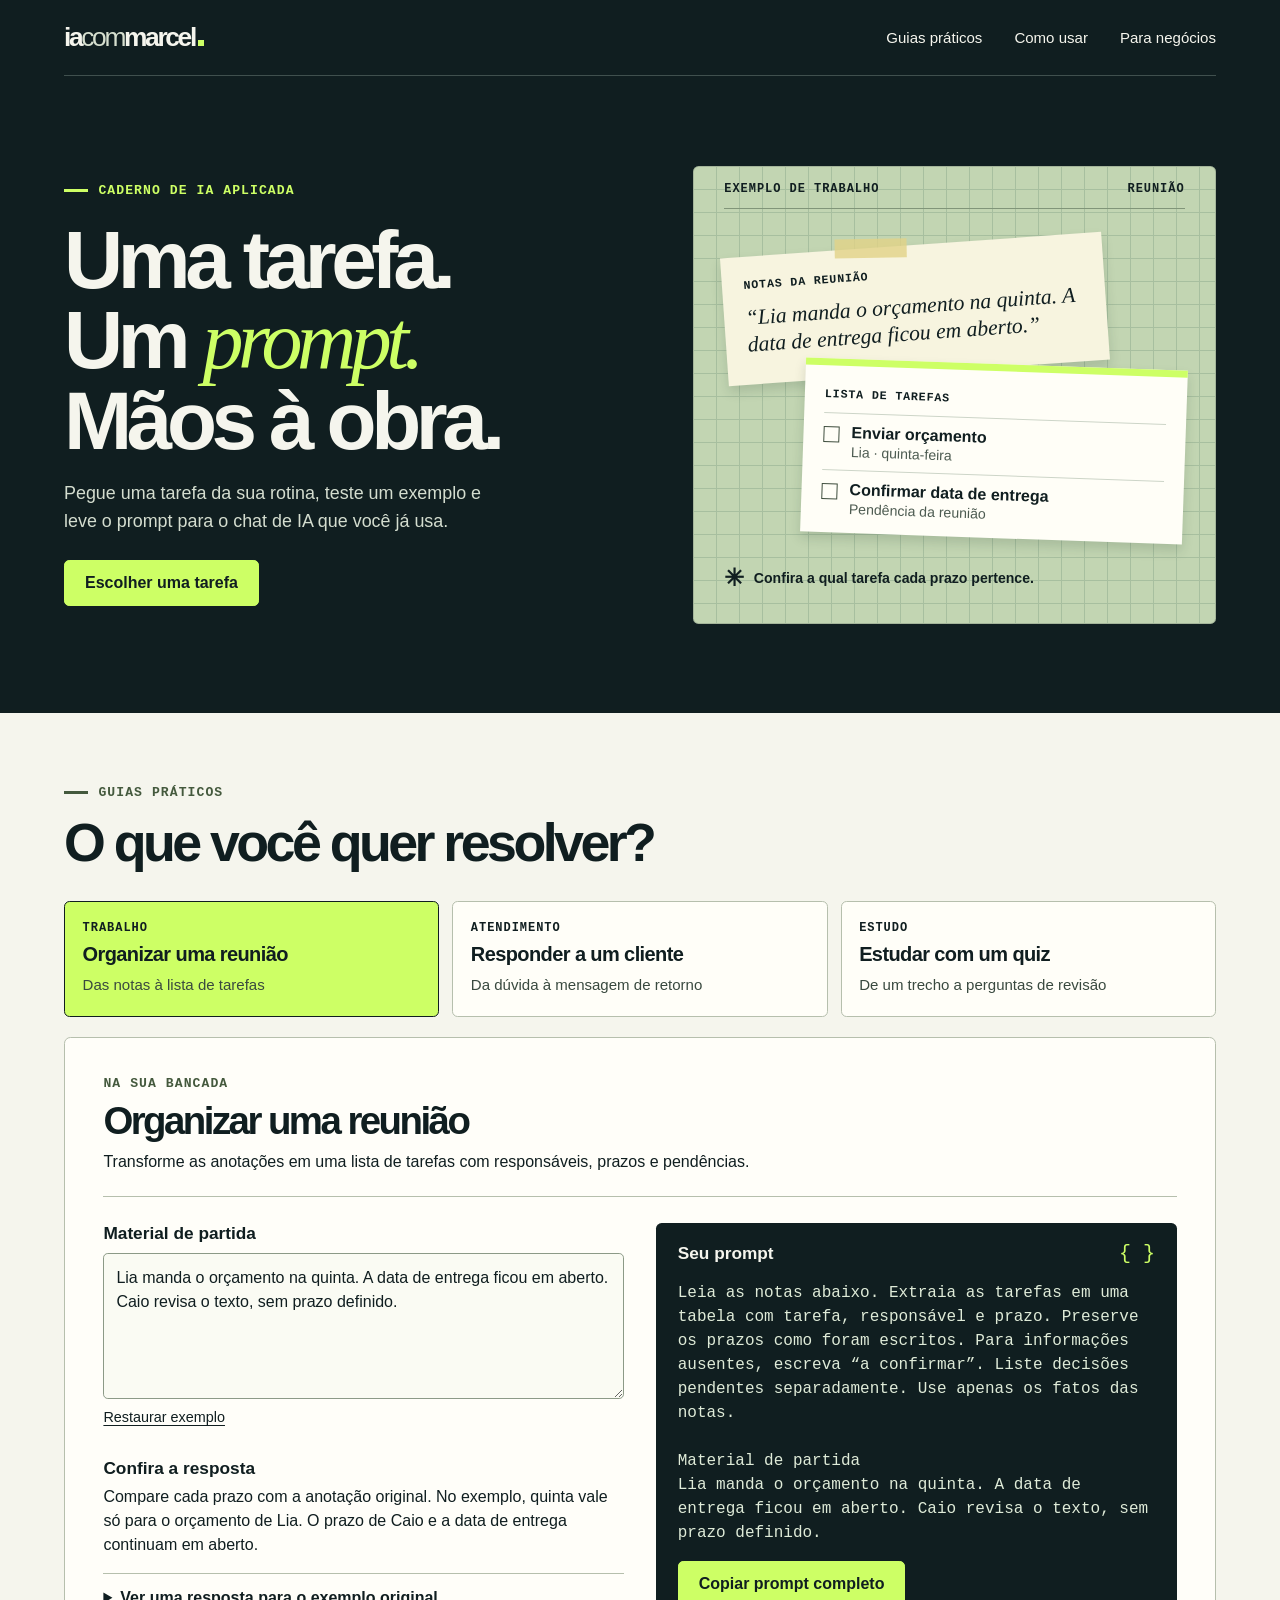
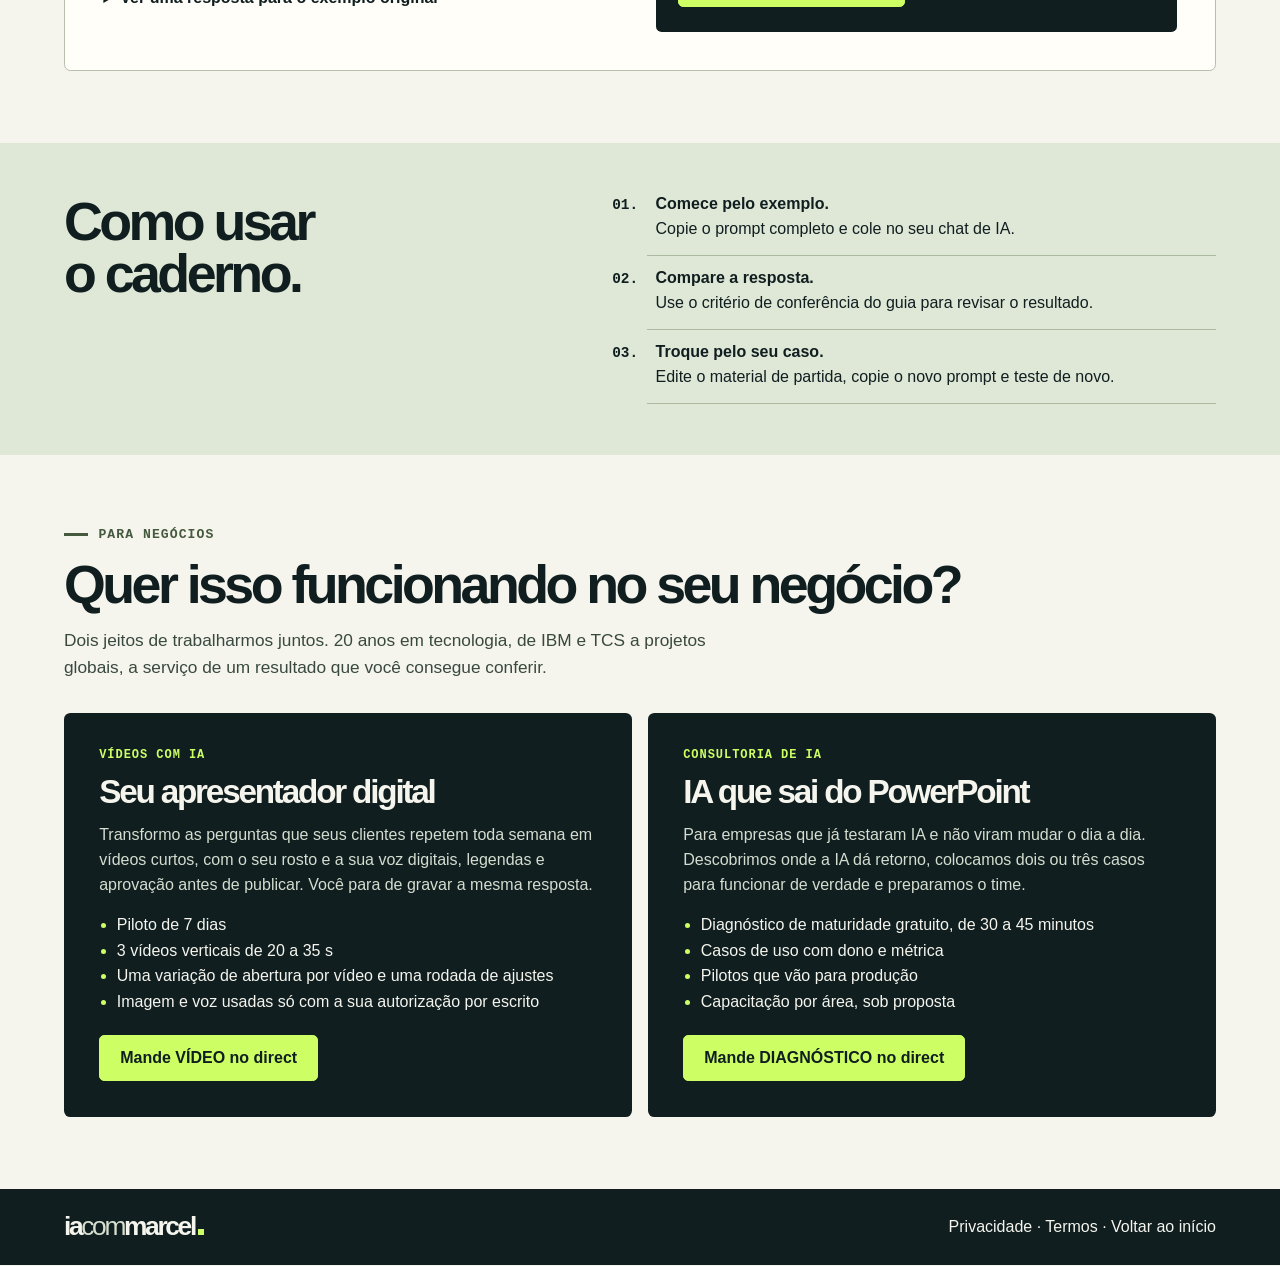
<file: index.html>
<!doctype html>
<html lang="pt-BR">
<head>
  <meta charset="utf-8">
  <meta name="viewport" content="width=device-width,initial-scale=1">
  <meta name="theme-color" content="#101e20">
  <meta name="description" content="Guias práticos de IA para testar agora, vídeos com IA para o seu negócio e consultoria de IA para empresas.">
  <title>iacommarcel · IA na prática</title>
  <link rel="icon" href="data:image/svg+xml,%3Csvg xmlns='http://www.w3.org/2000/svg' viewBox='0 0 80 80'%3E%3Crect width='80' height='80' rx='16' fill='%23101e20'/%3E%3Ctext x='11' y='57' fill='%23cdff65' font-size='51' font-family='Arial' font-weight='bold'%3Eia%3C/text%3E%3C/svg%3E">
  <link rel="stylesheet" href="estilo.css">
  <script src="guias.js" defer></script>
</head>
<body>
  <a class="skip" href="#guias">Pular para os guias</a>
  <header id="inicio"><div class="wrap nav"><a class="brand" href="#inicio">ia<span>com</span>marcel<i aria-hidden="true"></i></a><nav aria-label="Navegação"><a href="#guias">Guias práticos</a><a href="#metodo">Como usar</a><a href="#negocios">Para negócios</a></nav></div></header>
  <main>
    <section class="hero"><div class="wrap hero-grid">
      <div><p class="eyebrow"><b aria-hidden="true"></b> Caderno de IA aplicada</p><h1>Uma tarefa.<br>Um <em>prompt.</em><br>Mãos à obra.</h1>
      <p class="deck">Pegue uma tarefa da sua rotina, teste um exemplo e leve o prompt para o chat de IA que você já usa.</p>
      <a class="action" href="#guias">Escolher uma tarefa</a></div>
      <figure class="board">
        <div class="boardtop"><span>EXEMPLO DE TRABALHO</span><span>REUNIÃO</span></div>
        <div class="paper note"><span class="tag">Notas da reunião</span><p>“Lia manda o orçamento na quinta. A data de entrega ficou em aberto.”</p></div>
        <div class="paper output"><span class="tag">Lista de tarefas</span><div class="task"><span class="box"></span><div><strong>Enviar orçamento</strong><small>Lia · quinta-feira</small></div></div><div class="task"><span class="box"></span><div><strong>Confirmar data de entrega</strong><small>Pendência da reunião</small></div></div></div>
        <figcaption><span aria-hidden="true">✳</span> Confira a qual tarefa cada prazo pertence.</figcaption>
      </figure>
    </div></section>
    <section class="library wrap" id="guias"><p class="eyebrow"><b aria-hidden="true"></b> Guias práticos</p><h2>O que você quer resolver?</h2>
      <div class="choices" aria-label="Escolha uma tarefa">
        <a href="#reuniao" data-guide="reuniao"><small>Trabalho</small><strong>Organizar uma reunião</strong><span>Das notas à lista de tarefas</span></a>
        <a href="#cliente" data-guide="cliente"><small>Atendimento</small><strong>Responder a um cliente</strong><span>Da dúvida à mensagem de retorno</span></a>
        <a href="#estudo" data-guide="estudo"><small>Estudo</small><strong>Estudar com um quiz</strong><span>De um trecho a perguntas de revisão</span></a>
      </div>
      <article id="oficina" aria-labelledby="titulo-guia">
        <div class="work-head"><p class="eyebrow">Na sua bancada</p><h3 id="titulo-guia">Organizar uma reunião</h3><p id="introducao"></p></div>
        <div class="workspace"><div><label for="entrada">Material de partida</label><textarea id="entrada" rows="5"></textarea><button class="reset" id="restaurar" type="button">Restaurar exemplo</button>
        <h4>Confira a resposta</h4><p id="criterio"></p><details><summary>Ver uma resposta para o exemplo original</summary><p id="exemplo"></p></details></div>
        <div class="prompt"><div class="prompt-head"><h4>Seu prompt</h4><span aria-hidden="true">{ }</span></div><pre id="texto-prompt"></pre><button class="action" id="copiar" type="button">Copiar prompt completo</button><span role="status" id="status"></span></div></div>
      </article>
      <noscript>Ative o JavaScript para editar os exemplos. Para experimentar o guia de reunião, cole suas notas em um chat de IA e peça uma tabela de tarefas, responsáveis e prazos. Solicite que marque informações ausentes como “a definir”.</noscript>
    </section>
    <section class="method" id="metodo"><div class="wrap method-inner"><h2>Como usar<br> o caderno.</h2><ol><li><strong>Comece pelo exemplo.</strong><p>Copie o prompt completo e cole no seu chat de IA.</p></li><li><strong>Compare a resposta.</strong><p>Use o critério de conferência do guia para revisar o resultado.</p></li><li><strong>Troque pelo seu caso.</strong><p>Edite o material de partida, copie o novo prompt e teste de novo.</p></li></ol></div></section>
    <section class="services" id="negocios"><div class="wrap">
      <p class="eyebrow"><b aria-hidden="true"></b> Para negócios</p>
      <h2>Quer isso funcionando no seu negócio?</h2>
      <p class="services-deck">Dois jeitos de trabalharmos juntos. 20 anos em tecnologia, de IBM e TCS a projetos globais, a serviço de um resultado que você consegue conferir.</p>
      <div class="offers">
        <article class="offer">
          <small>Vídeos com IA</small>
          <h3>Seu apresentador digital</h3>
          <p>Transformo as perguntas que seus clientes repetem toda semana em vídeos curtos, com o seu rosto e a sua voz digitais, legendas e aprovação antes de publicar. Você para de gravar a mesma resposta.</p>
          <ul><li>Piloto de 7 dias</li><li>3 vídeos verticais de 20 a 35 s</li><li>Uma variação de abertura por vídeo e uma rodada de ajustes</li><li>Imagem e voz usadas só com a sua autorização por escrito</li></ul>
          <a class="action" href="https://ig.me/m/iacommarcel">Mande VÍDEO no direct</a>
        </article>
        <article class="offer">
          <small>Consultoria de IA</small>
          <h3>IA que sai do PowerPoint</h3>
          <p>Para empresas que já testaram IA e não viram mudar o dia a dia. Descobrimos onde a IA dá retorno, colocamos dois ou três casos para funcionar de verdade e preparamos o time.</p>
          <ul><li>Diagnóstico de maturidade gratuito, de 30 a 45 minutos</li><li>Casos de uso com dono e métrica</li><li>Pilotos que vão para produção</li><li>Capacitação por área, sob proposta</li></ul>
          <a class="action" href="https://ig.me/m/iacommarcel">Mande DIAGNÓSTICO no direct</a>
        </article>
      </div>
    </div></section>
  </main>
  <footer><div class="wrap nav"><a class="brand" href="#inicio">ia<span>com</span>marcel<i aria-hidden="true"></i></a><span><a href="privacidade.html">Privacidade</a> · <a href="termos.html">Termos</a> · <a href="#inicio">Voltar ao início</a></span></div></footer>
</body></html>
</file>
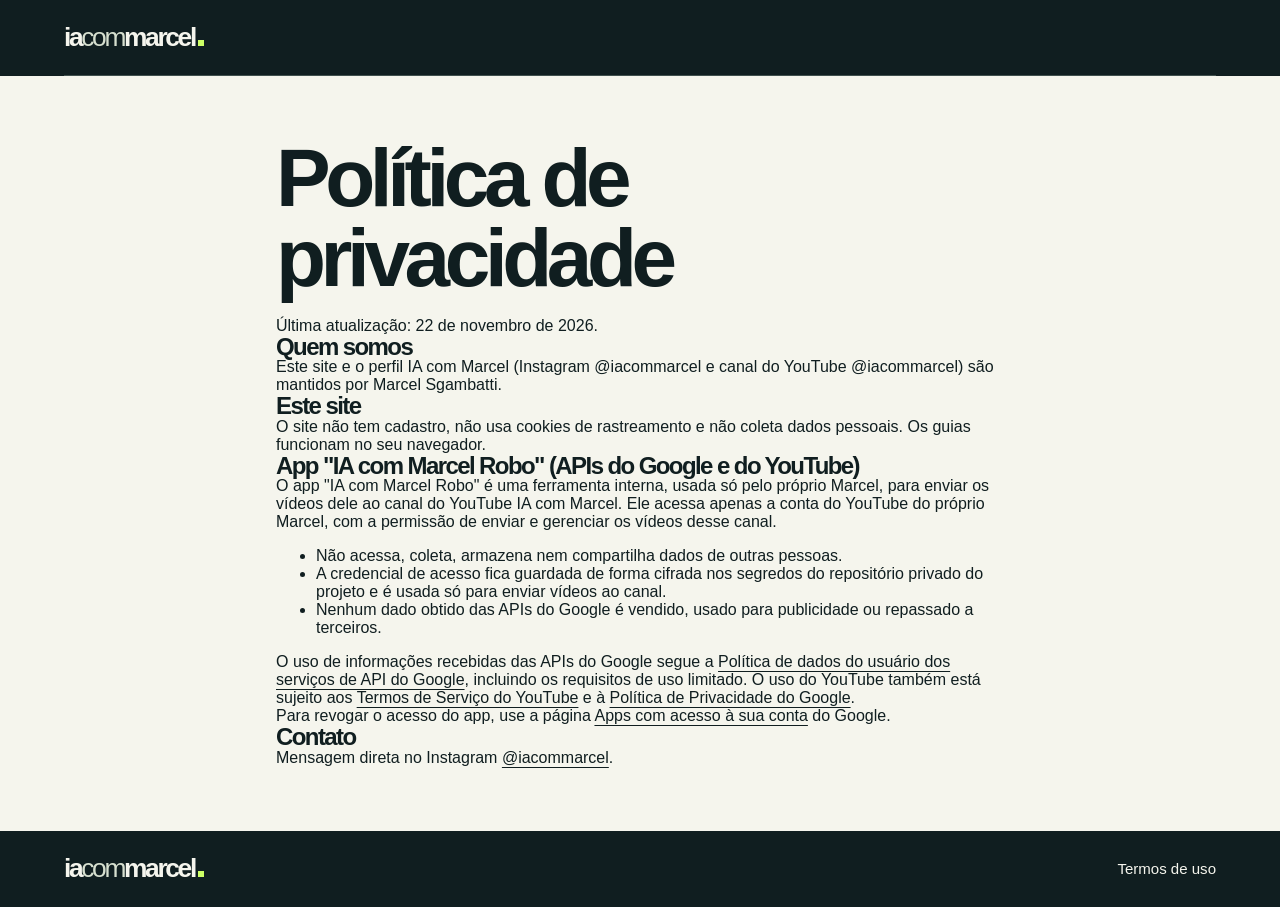
<file: privacidade.html>
<!doctype html>
<html lang="pt-BR">
<head>
  <meta charset="utf-8">
  <meta name="viewport" content="width=device-width,initial-scale=1">
  <meta name="theme-color" content="#101e20">
  <title>Política de privacidade · iacommarcel</title>
  <link rel="stylesheet" href="estilo.css">
</head>
<body>
  <header><div class="wrap nav"><a class="brand" href="./">ia<span>com</span>marcel<i aria-hidden="true"></i></a></div></header>
  <main class="wrap" style="max-width:760px;padding:40px 16px 64px">
    <h1>Política de privacidade</h1>
    <p>Última atualização: 22 de novembro de 2026.</p>
    <h2>Quem somos</h2>
    <p>Este site e o perfil IA com Marcel (Instagram @iacommarcel e canal do YouTube @iacommarcel) são mantidos por Marcel Sgambatti.</p>
    <h2>Este site</h2>
    <p>O site não tem cadastro, não usa cookies de rastreamento e não coleta dados pessoais. Os guias funcionam no seu navegador.</p>
    <h2>App "IA com Marcel Robo" (APIs do Google e do YouTube)</h2>
    <p>O app "IA com Marcel Robo" é uma ferramenta interna, usada só pelo próprio Marcel, para enviar os vídeos dele ao canal do YouTube IA com Marcel. Ele acessa apenas a conta do YouTube do próprio Marcel, com a permissão de enviar e gerenciar os vídeos desse canal.</p>
    <ul>
      <li>Não acessa, coleta, armazena nem compartilha dados de outras pessoas.</li>
      <li>A credencial de acesso fica guardada de forma cifrada nos segredos do repositório privado do projeto e é usada só para enviar vídeos ao canal.</li>
      <li>Nenhum dado obtido das APIs do Google é vendido, usado para publicidade ou repassado a terceiros.</li>
    </ul>
    <p>O uso de informações recebidas das APIs do Google segue a <a href="https://developers.google.com/terms/api-services-user-data-policy">Política de dados do usuário dos serviços de API do Google</a>, incluindo os requisitos de uso limitado. O uso do YouTube também está sujeito aos <a href="https://www.youtube.com/t/terms">Termos de Serviço do YouTube</a> e à <a href="https://policies.google.com/privacy">Política de Privacidade do Google</a>.</p>
    <p>Para revogar o acesso do app, use a página <a href="https://myaccount.google.com/permissions">Apps com acesso à sua conta</a> do Google.</p>
    <h2>Contato</h2>
    <p>Mensagem direta no Instagram <a href="https://ig.me/m/iacommarcel">@iacommarcel</a>.</p>
  </main>
  <footer><div class="wrap nav"><a class="brand" href="./">ia<span>com</span>marcel<i aria-hidden="true"></i></a><a href="termos.html">Termos de uso</a></div></footer>
</body></html>
</file>
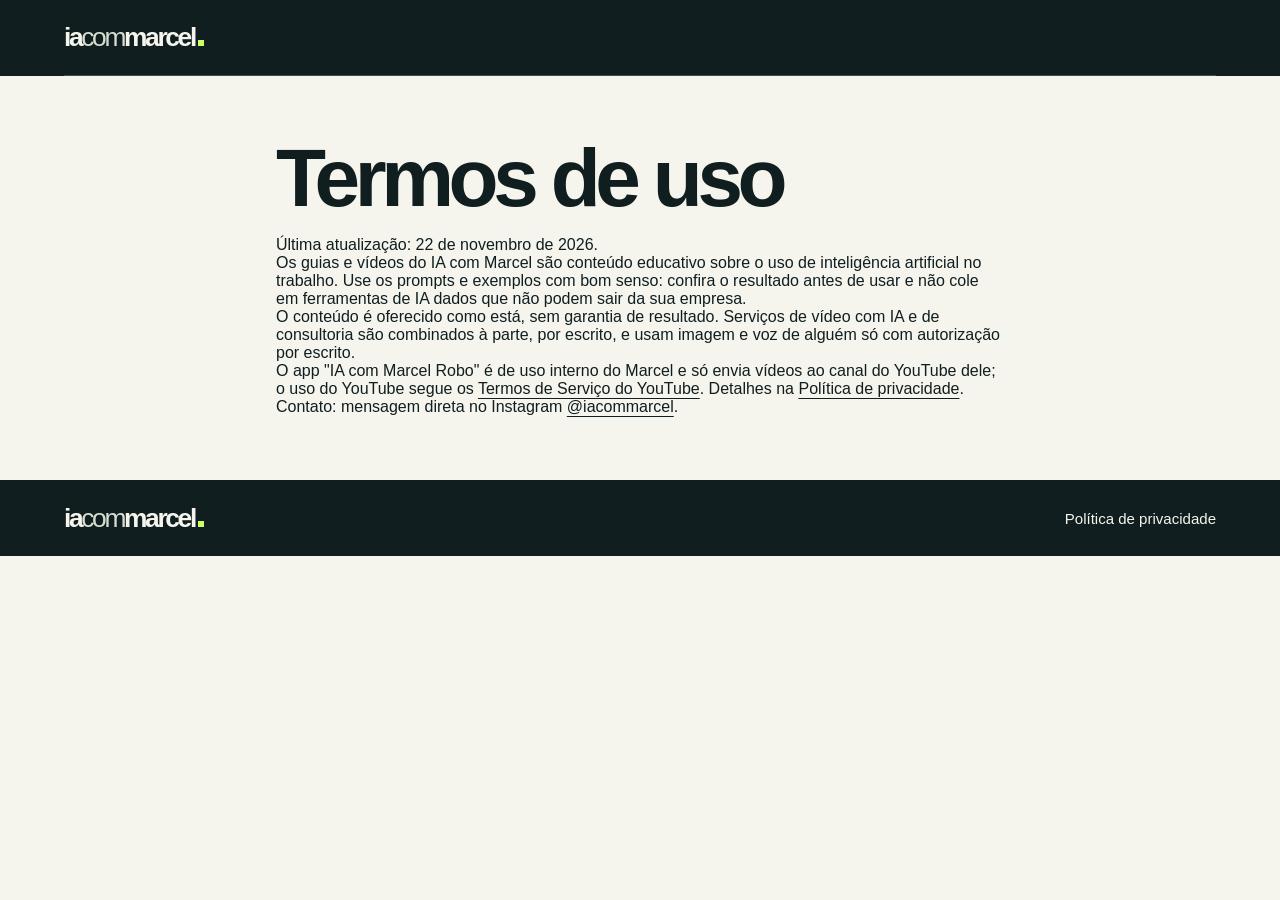
<file: termos.html>
<!doctype html>
<html lang="pt-BR">
<head>
  <meta charset="utf-8">
  <meta name="viewport" content="width=device-width,initial-scale=1">
  <meta name="theme-color" content="#101e20">
  <title>Termos de uso · iacommarcel</title>
  <link rel="stylesheet" href="estilo.css">
</head>
<body>
  <header><div class="wrap nav"><a class="brand" href="./">ia<span>com</span>marcel<i aria-hidden="true"></i></a></div></header>
  <main class="wrap" style="max-width:760px;padding:40px 16px 64px">
    <h1>Termos de uso</h1>
    <p>Última atualização: 22 de novembro de 2026.</p>
    <p>Os guias e vídeos do IA com Marcel são conteúdo educativo sobre o uso de inteligência artificial no trabalho. Use os prompts e exemplos com bom senso: confira o resultado antes de usar e não cole em ferramentas de IA dados que não podem sair da sua empresa.</p>
    <p>O conteúdo é oferecido como está, sem garantia de resultado. Serviços de vídeo com IA e de consultoria são combinados à parte, por escrito, e usam imagem e voz de alguém só com autorização por escrito.</p>
    <p>O app "IA com Marcel Robo" é de uso interno do Marcel e só envia vídeos ao canal do YouTube dele; o uso do YouTube segue os <a href="https://www.youtube.com/t/terms">Termos de Serviço do YouTube</a>. Detalhes na <a href="privacidade.html">Política de privacidade</a>.</p>
    <p>Contato: mensagem direta no Instagram <a href="https://ig.me/m/iacommarcel">@iacommarcel</a>.</p>
  </main>
  <footer><div class="wrap nav"><a class="brand" href="./">ia<span>com</span>marcel<i aria-hidden="true"></i></a><a href="privacidade.html">Política de privacidade</a></div></footer>
</body></html>
</file>
<file: estilo.css>
:root{--ink:#101e20;--paper:#f5f5ed;--lime:#cdff65;--muted:#52605d;--line:#b6bfad;font-family:"Inter","Segoe UI",Arial,sans-serif;color:var(--ink);background:var(--paper);scroll-padding-top:1rem}
*{box-sizing:border-box}
body,figure,h1,h2,h3,h4,p,ol{margin:0}
a{color:inherit;text-underline-offset:.22em}
button,textarea{font:inherit}
button,a,summary{touch-action:manipulation}
button,summary{cursor:pointer}
:focus-visible{outline:3px solid #377ccb;outline-offset:4px}
.wrap{width:min(1180px,90%);margin-inline:auto}
.skip{position:absolute;left:1rem;top:-5rem;background:white;padding:.7rem;z-index:5}.skip:focus{top:.5rem}
header,footer,.hero{background:var(--ink);color:var(--paper)}
.nav{min-height:76px;display:flex;align-items:center;justify-content:space-between;gap:1rem}.nav a{text-decoration:none}.nav nav{display:flex;gap:2rem}.nav nav a,footer .nav>a:last-child{font-size:.94rem}
.brand{display:inline-flex;align-items:baseline;font-size:1.65rem;letter-spacing:-.09em;font-weight:800}.brand span{font-weight:400;color:#d6dfcf}.brand i{height:.22em;width:.22em;margin-left:.13em;background:var(--lime)}
header .wrap{border-bottom:1px solid #40504e}
.hero-grid{display:grid;grid-template-columns:1.07fr 1fr;gap:6%;padding-block:clamp(3.8rem,7vw,6.2rem);align-items:center}
.eyebrow,.tag,.boardtop,.choices small{font-family:"IBM Plex Mono",Consolas,monospace;font-size:.82rem;letter-spacing:.08em;text-transform:uppercase;font-weight:650}.eyebrow{display:flex;align-items:center;gap:.65rem}.eyebrow b{display:block;width:1.5rem;height:3px;background:currentColor}.hero .eyebrow{color:var(--lime)}
h1,h2,h3{letter-spacing:-.066em;line-height:.98}h1{font-size:clamp(3.8rem,6.4vw,6.5rem);margin:1.35rem 0 1.15rem;font-weight:700}h1 em{font-family:"Georgia",serif;font-weight:400;color:var(--lime)}.deck{font-size:1.12rem;line-height:1.55;max-width:27rem;color:#d4ddcf}.action{display:inline-block;border:1px solid var(--lime);background:var(--lime);color:var(--ink);padding:.82rem 1.25rem;text-decoration:none;font-weight:700;border-radius:.32rem}.hero .action{margin-top:1.5rem}.action:hover{background:#dcff96}
.board{position:relative;isolation:isolate;color:var(--ink);background-color:#c2d5b2;background-image:linear-gradient(#a7bf9f 1px,transparent 1px),linear-gradient(90deg,#a7bf9f 1px,transparent 1px);background-size:23px 23px;border-radius:.35rem;min-width:0;padding:1rem 6% 2rem;box-shadow:inset 0 0 0 1px #a4b59a}
.boardtop{display:flex;justify-content:space-between;border-bottom:1px solid #819579;padding-bottom:.75rem;gap:.7rem;font-size:.75rem}.paper{box-shadow:0 .4rem .7rem #172c2126;position:relative}.note{background:#f7f4df;transform:rotate(-4deg);width:83%;margin:2.25rem 0 -.55rem;padding:1.15rem 1.35rem 1.6rem}.note::before{content:"";display:block;background:#e2d387c9;position:absolute;width:4.5rem;height:1.2rem;left:30%;top:-.55rem;transform:rotate(3deg)}.tag{font-size:.73rem;letter-spacing:.07em}.note p{font:italic 1.35rem/1.28 Georgia,serif;margin-top:.7rem}.output{margin-left:auto;width:83%;padding:1.15rem 1.25rem 1rem;background:#fffef7;transform:rotate(2deg);border-top:.45rem solid var(--lime)}.task{display:flex;gap:.75rem;align-items:flex-start;border-top:1px solid #cdd5c8;padding-top:.62rem;margin-top:.65rem}.task strong,.task small{display:block}.task small{font-size:.88rem;color:#4d5b51;margin-top:.12rem}.box{display:block;width:1rem;height:1rem;border:1.5px solid #3f4e3e;margin-top:.2rem;flex-shrink:0}.board figcaption{margin-top:1.6rem;display:flex;align-items:center;gap:.6rem;font-size:.88rem;font-weight:600}.board figcaption span{font-size:1.5rem}
.library{padding-block:4.5rem}.library .eyebrow{color:#44593d}.library h2,.method h2{font-size:clamp(2.5rem,4.2vw,4.25rem);margin:1rem 0 2rem}.choices{display:grid;grid-template-columns:repeat(3,1fr);gap:.8rem}.choices a{padding:1.2rem 1.1rem;border:1px solid var(--line);border-radius:.35rem;text-decoration:none;display:grid;align-content:start;gap:.45rem;background:#fffef8}.choices a:hover{border-color:var(--ink)}.choices a[aria-current=true]{background:var(--lime);border-color:var(--ink)}.choices small{font-size:.75rem}.choices strong{font-size:1.25rem;line-height:1.24;letter-spacing:-.03em}.choices span,.work-head>p:last-child,.workspace p{line-height:1.5}.choices span{font-size:.94rem;color:#39493f}
#oficina{margin-top:1.25rem;border:1px solid var(--line);border-radius:.4rem;background:#fffef9;padding:clamp(1.25rem,3vw,2.6rem)}.work-head{border-bottom:1px solid var(--line);padding-bottom:1.4rem}.work-head h3{font-size:clamp(2.1rem,3vw,3rem);margin:.65rem 0}.workspace{display:grid;grid-template-columns:1fr 1fr;gap:3%;margin-top:1.6rem}.workspace>*{min-width:0}label,h4{display:block;font-weight:750;font-size:1.08rem}.workspace textarea{display:block;width:100%;resize:vertical;min-height:7rem;border-radius:.3rem;border:1px solid #8c9a87;background:#fafbf3;color:var(--ink);line-height:1.5;padding:.75rem;margin-top:.6rem}.reset{font-size:.9rem;background:none;color:var(--ink);border:0;padding:.6rem 0;text-decoration:underline;text-underline-offset:.2rem}.workspace h4:not(.prompt h4){margin:1.45rem 0 .4rem}.workspace details{margin-top:1rem;border-top:1px solid var(--line);padding:.9rem 0 0}.workspace summary{font-weight:600}.workspace details p{white-space:pre-line;margin:.7rem 0}.prompt{background:var(--ink);color:var(--paper);border-radius:.35rem;padding:1.2rem 1.35rem}.prompt-head{display:flex;align-items:center;justify-content:space-between}.prompt-head span{font:1.25rem monospace;color:var(--lime)}pre{font:1rem/1.5 "IBM Plex Mono",Consolas,monospace;white-space:pre-wrap;overflow-wrap:anywhere;margin:1rem 0;color:#dfebd8}.prompt .action:disabled{opacity:.65;cursor:default}#status{display:block;font-size:.9rem;line-height:1.4;margin-top:.35rem}
.method{background:#dfe7d6;padding:3.2rem 0}.method-inner{display:grid;grid-template-columns:.8fr 1fr;gap:4rem;align-items:start}.method h2{margin:0}.method ol{list-style:decimal-leading-zero;padding-left:2.2rem}.method li{padding:.8rem 0 .95rem .55rem;border-bottom:1px solid #adbaa2}.method li::marker{font:600 .9rem Consolas,monospace}.method li:first-child{padding-top:0}.method li p{margin-top:.25rem;line-height:1.45}
.services{padding-block:4.5rem}.services .eyebrow{color:#44593d}.services h2{font-size:clamp(2.5rem,4.2vw,4.25rem);margin:1rem 0 1rem}.services-deck{font-size:1.08rem;line-height:1.55;max-width:44rem;color:#39493f;margin-bottom:2rem}.offers{display:grid;grid-template-columns:1fr 1fr;gap:1rem}.offer{background:var(--ink);color:var(--paper);border-radius:.4rem;padding:clamp(1.25rem,3vw,2.2rem);display:flex;flex-direction:column;gap:.9rem}.offer small{font-family:"IBM Plex Mono",Consolas,monospace;font-size:.75rem;letter-spacing:.08em;text-transform:uppercase;font-weight:650;color:var(--lime)}.offer h3{font-size:clamp(1.8rem,2.6vw,2.5rem)}.offer p{line-height:1.55;color:#d4ddcf}.offer ul{margin:0;padding-left:1.1rem;line-height:1.6;flex:1}.offer li::marker{color:var(--lime)}.offer .action{align-self:flex-start;margin-top:.4rem}
@media(max-width:800px){.hero-grid{gap:4%}.board{padding:1rem 4%}.note,.output{width:94%}.note p{font-size:1.15rem}.choices{gap:.5rem}.choices span{line-height:1.25}}
@media(max-width:650px){.nav{min-height:64px}.nav nav{gap:.9rem}.nav nav a{font-size:.85rem}.brand{font-size:1.45rem}.hero-grid,.workspace,.method-inner,.offers{grid-template-columns:1fr}.hero-grid{gap:2.1rem;padding-block:2.65rem}.board{width:100%;max-width:29rem;padding:1rem 6%}.note,.output{width:83%}.library{padding-block:3rem}.choices{grid-template-columns:1fr}.choices a{padding:.8rem 1rem;gap:.12rem}.choices small{margin-bottom:.2rem}.workspace{gap:1.5rem}.method-inner{gap:1.4rem}.method h2 br{display:none}.method h2 br:after{content:" "}.method h2{line-height:1.12}h1{font-size:clamp(3.5rem,12vw,4.6rem)}}
</file>
